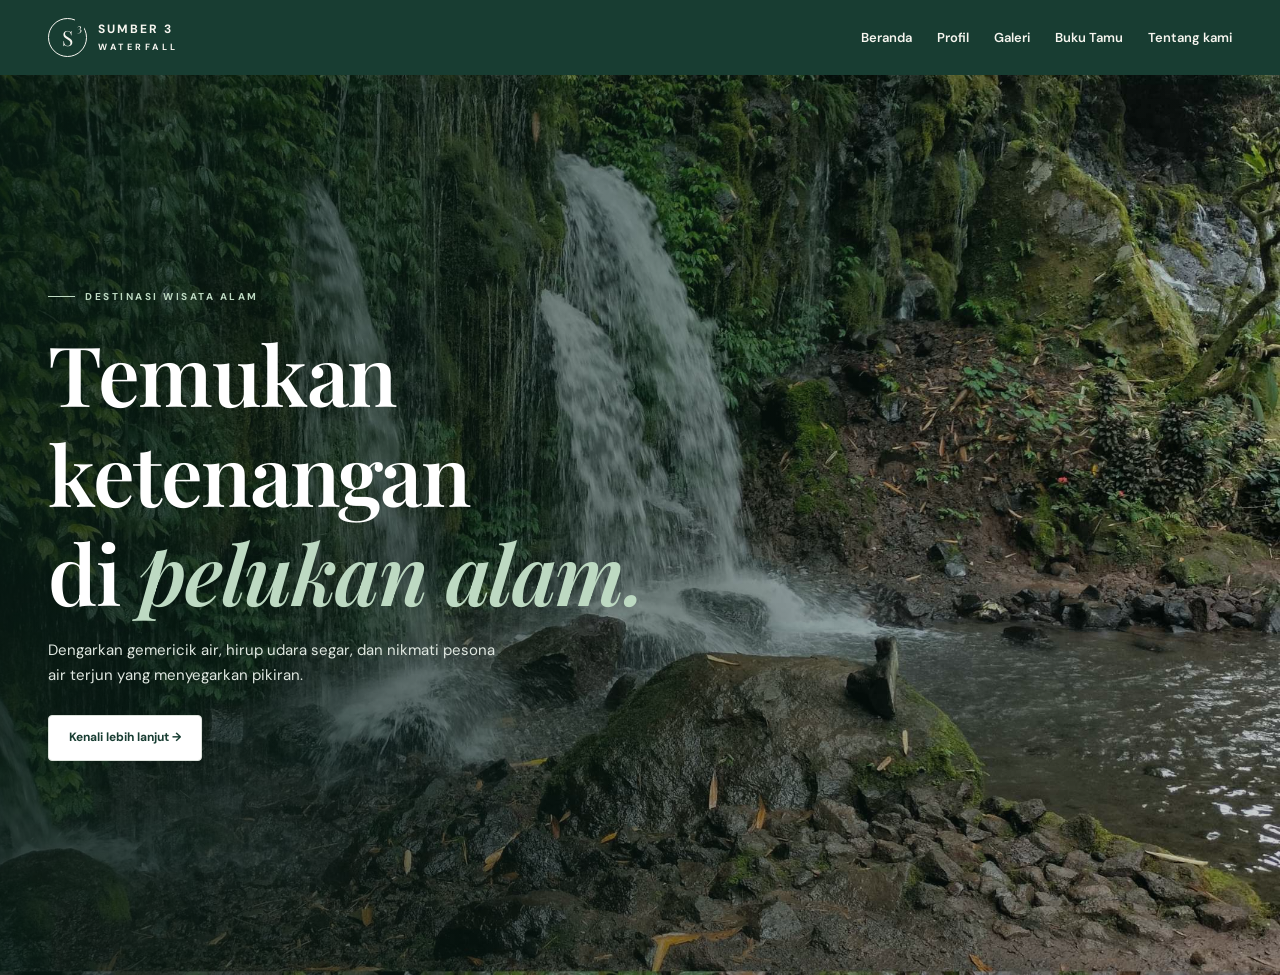
<file: index.html>
<!DOCTYPE html>
<html lang="id">
<head>
    <meta charset="UTF-8">
    <meta name="viewport" content="width=device-width, initial-scale=1.0">
    <title>Hero</title>
    <link rel="stylesheet" href="style.css">
</head>
<body>

<header class="header">
    <a class="brand" href="#beranda"><span class="brand-mark">S<span>3</span></span><span class="brand-name">SUMBER 3<small>WATERFALL</small></span></a>
    <button class="hamburger" id="hamburger" aria-label="Buka menu">☰</button>
    <nav id="navMenu">
        <a href="welcome.html">Beranda</a>
        <a href="profile.html">Profil</a>
        <a href="gallery.html">Galeri</a>
        <a href="form.html">Buku Tamu</a>
        <a href="pembuat.html">Tentang kami</a>
    </nav>
</header>

<section class="hero" id="beranda">
      <div class="hero-shade"></div>
      <div class="hero-content">
        <p class="eyebrow"><span></span> DESTINASI WISATA ALAM</p>
        <h1>Temukan ketenangan<br>di <em>pelukan alam.</em></h1>
        <p class="hero-copy">Dengarkan gemericik air, hirup udara segar, dan nikmati pesona air terjun yang menyegarkan pikiran.</p>

          <a class="btn btn-light"href=welcome.html>Kenali lebih lanjut →</a>
        </div>
      </div>
    </section>
    </div>
</section>

<script src="script.js"></script>
</body>
</html>
</file>
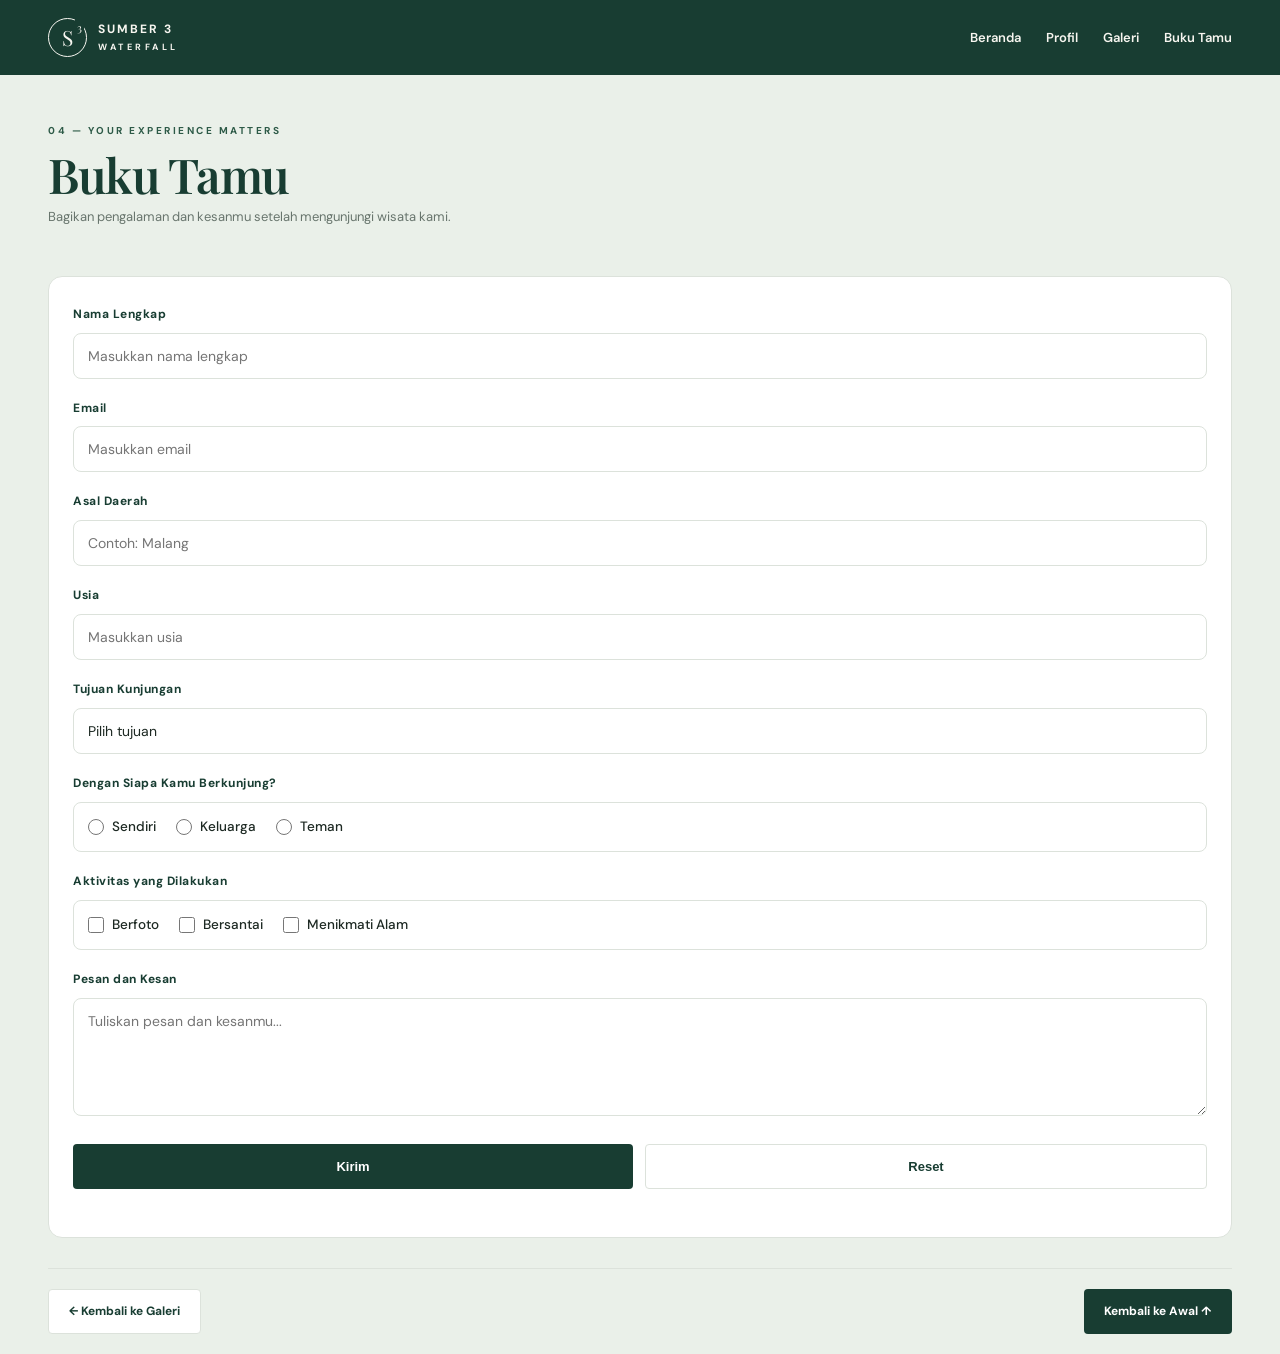
<file: form (1).html>
<!DOCTYPE html>
<html lang="id">
<head>
    <meta charset="UTF-8">
    <meta name="viewport" content="width=device-width, initial-scale=1.0">
    <title>Buku Tamu</title>
    <link rel="stylesheet" href="style.css">
</head>
<body>

<header class="header">
<a class="brand" href="#beranda"><span class="brand-mark">S<span>3</span></span><span class="brand-name">SUMBER 3<small>WATERFALL</small></span></a>
<button class="hamburger" id="hamburger" aria-label="Buka menu">☰</button>
    <nav id="navMenu">
        <a href="welcome.html">Beranda</a>
        <a href="profile.html">Profil</a>
        <a href="gallery.html">Galeri</a>
        <a href="form.html">Buku Tamu</a>
    </nav>
</header>

<section class="page-heading">
    <div class="page-heading-inner">
        <p class="eyebrow">04 — YOUR EXPERIENCE MATTERS</p>
        <h1>Buku Tamu</h1>
        <p class="page-sub">Bagikan pengalaman dan kesanmu setelah mengunjungi wisata kami.</p>
    </div>
</section>

<section class="guestbook-section">
    <form id="guestbookForm" class="guestbook">

        <label>Nama Lengkap</label>
        <input type="text" name="nama" placeholder="Masukkan nama lengkap" required>

        <label>Email</label>
        <input type="email" name="email" placeholder="Masukkan email" required>

        <label>Asal Daerah</label>
        <input type="text" name="asal" placeholder="Contoh: Malang">

        <label>Usia</label>
        <input type="number" name="usia" min="1" placeholder="Masukkan usia">

        <label>Tujuan Kunjungan</label>
        <select name="tujuan" required>
            <option value="">Pilih tujuan</option>
            <option>Berlibur</option>
            <option>Berfoto</option>
            <option>Bersama Keluarga</option>
            <option>Lainnya</option>
        </select>

        <label>Dengan Siapa Kamu Berkunjung?</label>
        <div class="choice">
            <label><input type="radio" name="teman" value="Sendiri" required> Sendiri</label>
            <label><input type="radio" name="teman" value="Keluarga"> Keluarga</label>
            <label><input type="radio" name="teman" value="Teman"> Teman</label>
        </div>

        <label>Aktivitas yang Dilakukan</label>
        <div class="choice">
            <label><input type="checkbox" name="aktivitas" value="Berfoto"> Berfoto</label>
            <label><input type="checkbox" name="aktivitas" value="Bersantai"> Bersantai</label>
            <label><input type="checkbox" name="aktivitas" value="Menikmati Alam"> Menikmati Alam</label>
        </div>

        <label>Pesan dan Kesan</label>
        <textarea name="pesan" rows="5" placeholder="Tuliskan pesan dan kesanmu..." required></textarea>

        <div class="form-buttons">
            <button type="submit" class="btn">Kirim</button>
            <button type="reset" class="btn btn-light">Reset</button>
        </div>

        <p id="formMessage"></p>
    </form>
    <div class="next-section">
    <a href="gallery.html" class="btn btn-light">← Kembali ke Galeri</a>
    <a href="index.html" class="btn">Kembali ke Awal ↑</a>
</div>
</section>

<script src="script.js"></script>
</body>
</html>
</file>
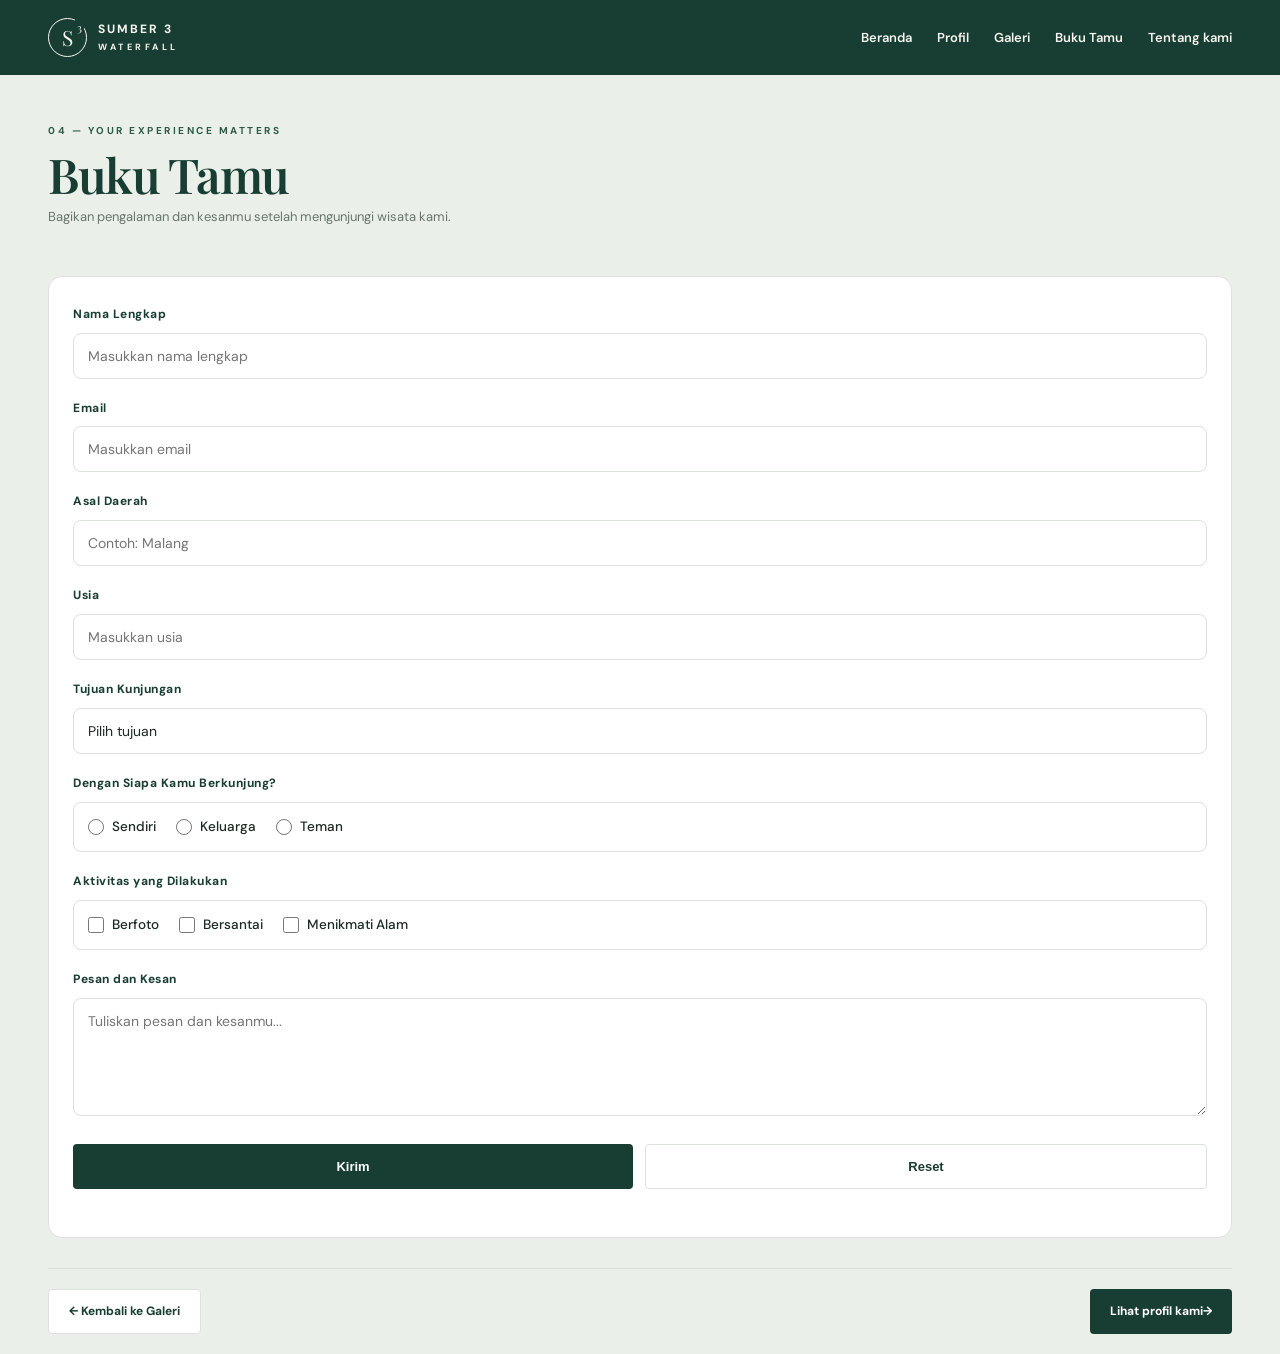
<file: form.html>
<!DOCTYPE html>
<html lang="id">
<head>
    <meta charset="UTF-8">
    <meta name="viewport" content="width=device-width, initial-scale=1.0">
    <title>Buku Tamu</title>
    <link rel="stylesheet" href="style.css">
</head>
<body>

<header class="header">
<a class="brand" href="#beranda"><span class="brand-mark">S<span>3</span></span><span class="brand-name">SUMBER 3<small>WATERFALL</small></span></a>
<button class="hamburger" id="hamburger" aria-label="Buka menu">☰</button>
    <nav id="navMenu">
        <a href="welcome.html">Beranda</a>
        <a href="profile.html">Profil</a>
        <a href="gallery.html">Galeri</a>
        <a href="form.html">Buku Tamu</a>
        <a href="pembuat.html">Tentang kami</a>
    </nav>
</header>

<section class="page-heading">
    <div class="page-heading-inner">
        <p class="eyebrow">04 — YOUR EXPERIENCE MATTERS</p>
        <h1>Buku Tamu</h1>
        <p class="page-sub">Bagikan pengalaman dan kesanmu setelah mengunjungi wisata kami.</p>
    </div>
</section>

<section class="guestbook-section">
    <form id="guestbookForm" class="guestbook">
        <label>Nama Lengkap</label>
        <input type="text" name="nama" placeholder="Masukkan nama lengkap" required>

        <label>Email</label>
        <input type="email" name="email" placeholder="Masukkan email" required>

        <label>Asal Daerah</label>
        <input type="text" name="asal" placeholder="Contoh: Malang">

        <label>Usia</label>
        <input type="number" name="usia" min="1" placeholder="Masukkan usia">

        <label>Tujuan Kunjungan</label>
        <select name="tujuan" required>
            <option value="">Pilih tujuan</option>
            <option>Berlibur</option>
            <option>Berfoto</option>
            <option>Bersama Keluarga</option>
            <option>Lainnya</option>
        </select>

        <label>Dengan Siapa Kamu Berkunjung?</label>
        <div class="choice">
            <label><input type="radio" name="teman" value="Sendiri" required> Sendiri</label>
            <label><input type="radio" name="teman" value="Keluarga"> Keluarga</label>
            <label><input type="radio" name="teman" value="Teman"> Teman</label>
        </div>

        <label>Aktivitas yang Dilakukan</label>
        <div class="choice">
            <label><input type="checkbox" name="aktivitas" value="Berfoto"> Berfoto</label>
            <label><input type="checkbox" name="aktivitas" value="Bersantai"> Bersantai</label>
            <label><input type="checkbox" name="aktivitas" value="Menikmati Alam"> Menikmati Alam</label>
        </div>

        <label>Pesan dan Kesan</label>
        <textarea name="pesan" rows="5" placeholder="Tuliskan pesan dan kesanmu..." required></textarea>

        <div class="form-buttons">
            <button type="submit" class="btn">Kirim</button>
            <button type="button" id="resetBtn" class="btn btn-light">Reset</button>
        </div>

        <p id="formMessage"></p>
    </form>
    <div class="next-section">
    <a href="gallery.html" class="btn btn-light">← Kembali ke Galeri</a>
    <a href="pembuat.html" class="btn">Lihat profil kami→</a>
</div>
</section>

<script src="script.js?v=3"></script>
</body>
    </html>
</file>
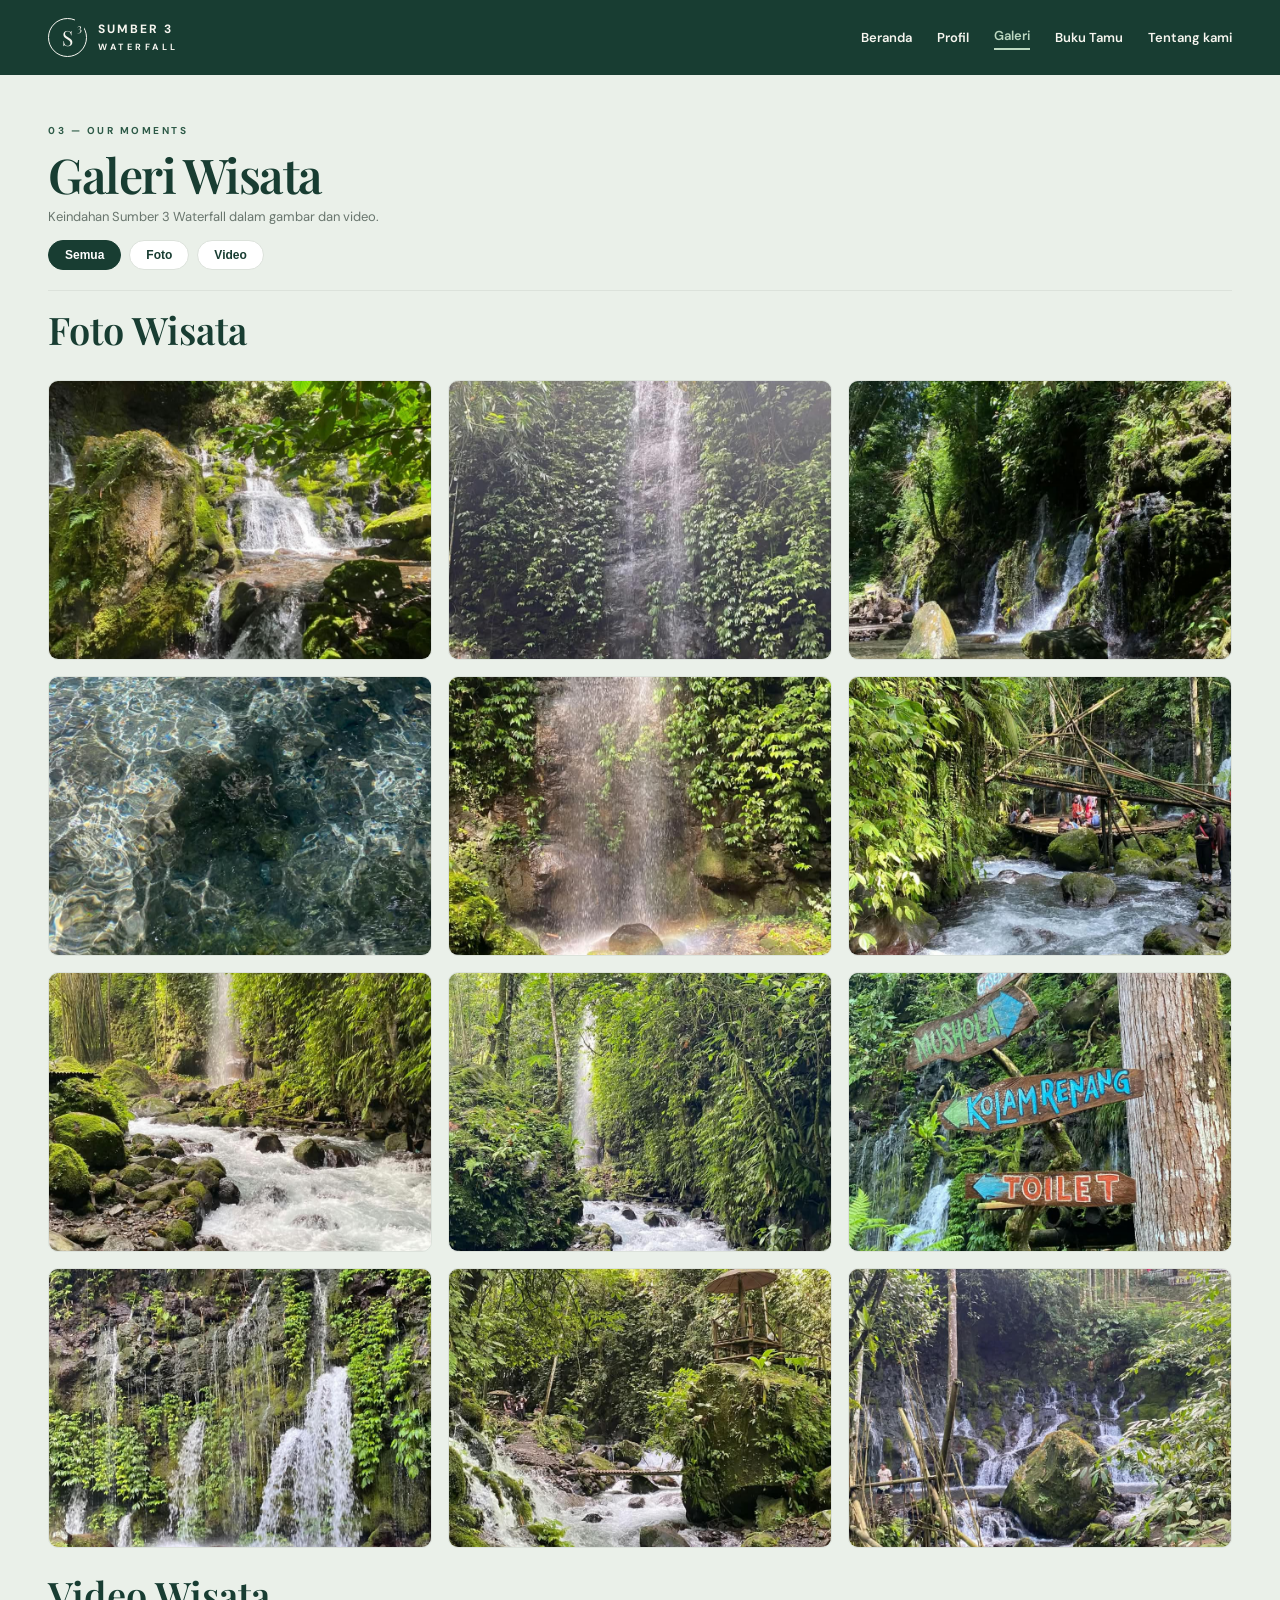
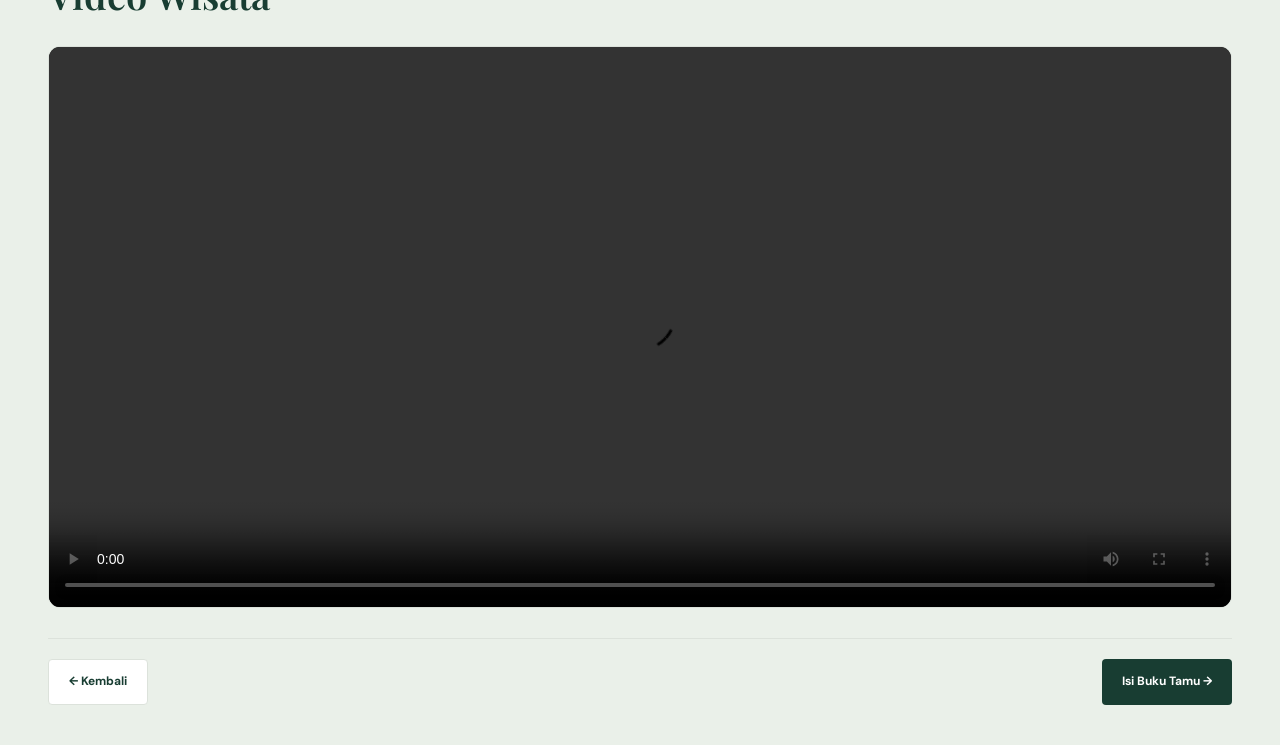
<file: gallery.html>
<!DOCTYPE html>
<html lang="id">
<head>
    <meta charset="UTF-8">
    <meta name="viewport" content="width=device-width, initial-scale=1.0">
    <title>Galeri Sumber 3 Waterfall</title>
    <link rel="stylesheet" href="style.css">
</head>
<body>

<header class="header">
    <a class="brand" href="index.html"><span class="brand-mark">S<span>3</span></span><span class="brand-name">SUMBER 3<small>WATERFALL</small></span></a>
    <button class="hamburger" id="hamburger" aria-label="Buka menu">☰</button>
    <nav id="navMenu">
        <a href="welcome.html">Beranda</a>
        <a href="profile.html">Profil</a>
        <a href="gallery.html" class="active">Galeri</a>
        <a href="form.html">Buku Tamu</a>
        <a href="pembuat.html">Tentang kami</a>
    </nav>
</header>

<section class="page-heading">
    <div class="page-heading-inner">
        <p class="eyebrow">03 — OUR MOMENTS</p>
        <h1>Galeri Wisata</h1>
        <p class="page-sub">Keindahan Sumber 3 Waterfall dalam gambar dan video.</p>

        <div class="gallery-nav">
            <button class="gallery-tab active" data-filter="all">Semua</button>
            <button class="gallery-tab" data-filter="foto">Foto</button>
            <button class="gallery-tab" data-filter="video">Video</button>
        </div>
    </div>
</section>

<!-- FOTO -->
<section class="content-section" id="foto-section">
    <h2>Foto Wisata</h2>
    <div class="gallery-grid">
        <img src="img/foto1.jpg" alt="Foto wisata 1">
        <img src="img/foto2.jpg" alt="Foto wisata 2">
        <img src="img/foto3.jpg" alt="Foto wisata 3">
        <img src="img/foto4.jpg" alt="Foto wisata 4">
        <img src="img/foto5.jpg" alt="Foto wisata 5">
        <img src="img/foto6.jpg" alt="Foto wisata 6">
        <img src="img/foto7.jpg" alt="Foto wisata 7">
        <img src="img/foto8.jpg" alt="Foto wisata 8">
        <img src="img/foto9.jpg" alt="Foto wisata 9">
        <img src="img/foto10.jpg" alt="Foto wisata 10">
        <img src="img/foto11.jpg" alt="Foto wisata 11">
        <img src="img/foto12.jpg" alt="Foto wisata 12">
    </div>
</section>

<!-- VIDEO -->
<section class="content-section" id="video-section">
    <h2>Video Wisata</h2>
    <div class="video-container">
        <video controls>
            <source src="img/video-wisata.mp4" type="video/mp4">
            Browser tidak mendukung video.
        </video>
    </div>

    <div class="next-section">
        <a href="profile.html" class="btn btn-light">← Kembali</a>
        <a href="form.html" class="btn">Isi Buku Tamu →</a>
    </div>
</section>

<script src="script.js"></script>
</body>
</html>
</file>
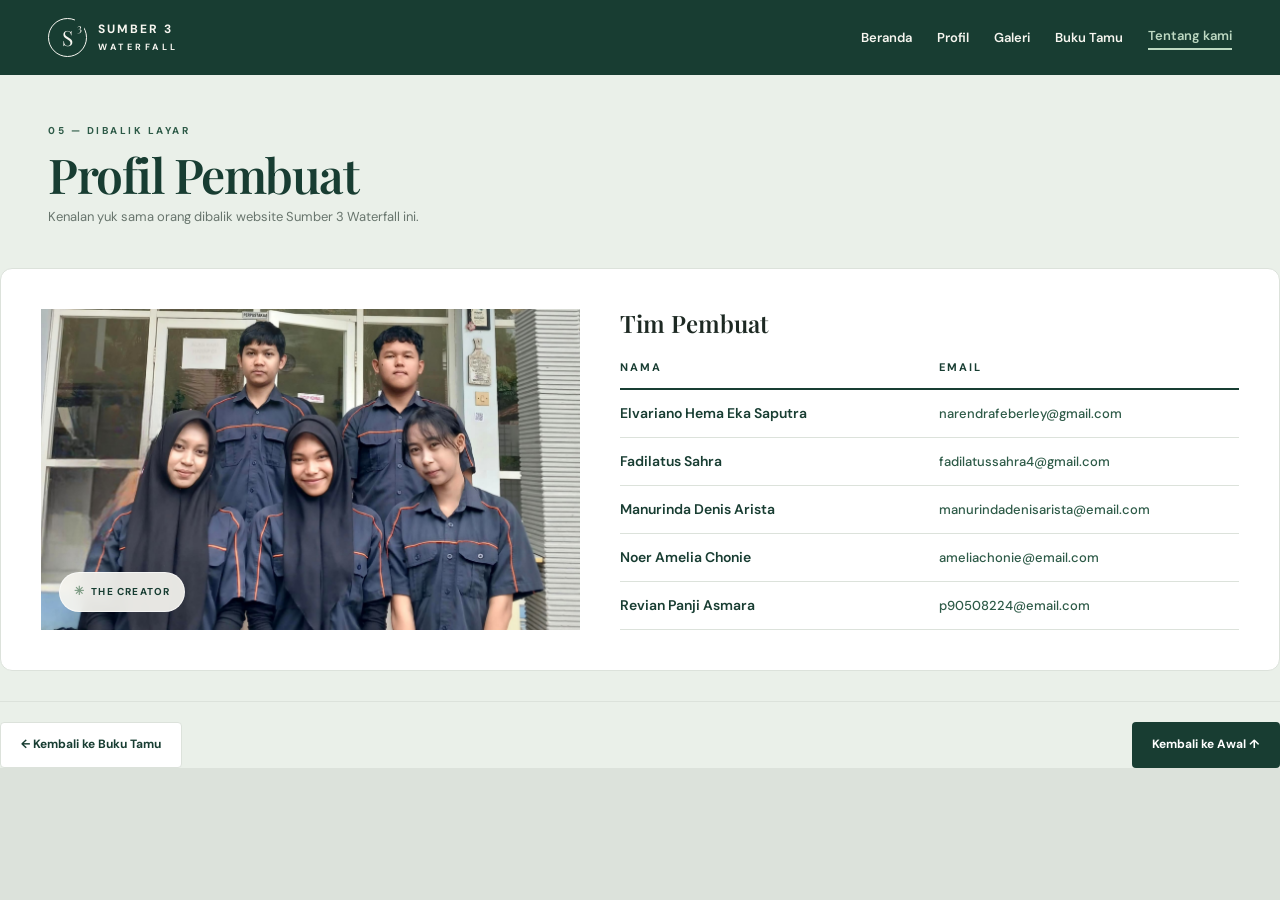
<file: pembuat.html>
<!DOCTYPE html>
<html lang="id">
<head>
    <meta charset="UTF-8">
    <meta name="viewport" content="width=device-width, initial-scale=1.0">
    <title>Profil Pembuat - Sumber 3 Waterfall</title>
    <link rel="stylesheet" href="style.css">
</head>
<body>

<header class="header">
    <a class="brand" href="index.html"><span class="brand-mark">S<span>3</span></span><span class="brand-name">SUMBER 3<small>WATERFALL</small></span></a>
    <button class="hamburger" id="hamburger" aria-label="Buka menu">☰</button>
    <nav id="navMenu">
        <a href="welcome.html">Beranda</a>
        <a href="profile.html">Profil</a>
        <a href="gallery.html">Galeri</a>
        <a href="form.html">Buku Tamu</a>
        <a href="pembuat.html" class="active">Tentang kami</a>
    </nav>
</header>

<section class="page-heading">
    <div class="page-heading-inner">
        <p class="eyebrow">05 — DIBALIK LAYAR</p>
        <h1>Profil Pembuat</h1>
        <p class="page-sub">Kenalan yuk sama orang dibalik website Sumber 3 Waterfall ini.</p>
    </div>

    <div class="creator-page-wrap">
        <div class="creator-hero">
            <div class="creator-hero-photo">
                <img src="img/pembuat.jpg" alt="Foto Pembuat Website">
                <div class="photo-label"><span>✳</span> The Creator</div>
            </div>
                    
            <div class="creator-hero-info">
                <h2>Tim Pembuat</h2>
       
            <div class="creator-list">
    <div class="creator-head">
        <span>Nama</span>
        <span>Email</span>
    </div>
    <div class="creator-item">
        <span class="creator-name">Elvariano Hema Eka Saputra</span>
        <a class="creator-email" href="narendrafeberley@gmail.com">narendrafeberley@gmail.com</a>
    </div>
    <div class="creator-item">
        <span class="creator-name">Fadilatus Sahra</span>
        <a class="creator-email" href="mailto:fadilatussahra4@gmail.com">fadilatussahra4@gmail.com</a>
    </div>
    <div class="creator-item">
        <span class="creator-name">Manurinda Denis Arista</span>
        <a class="creator-email" href="mailto:manurindadenisarista@email.com">manurindadenisarista@email.com</a>
    </div>
    <div class="creator-item">
        <span class="creator-name">Noer Amelia Chonie</span>
        <a class="creator-email" href="mailto:ameliachonie@email.com">ameliachonie@email.com</a>
    </div>
    <div class="creator-item">
        <span class="creator-name">Revian Panji Asmara</span>
        <a class="creator-email" href="mailto:p90508224@email.com">p90508224@email.com</a>
    </div>
</div>
            </div>
            </div>

        <div class="next-section">
            <a href="form.html" class="btn btn-light">← Kembali ke Buku Tamu</a>
            <a href="index.html" class="btn">Kembali ke Awal ↑</a>
        </div>
    </div>
</section>

<script src="script.js"></script>
</body>
                                                      </html>
</file>
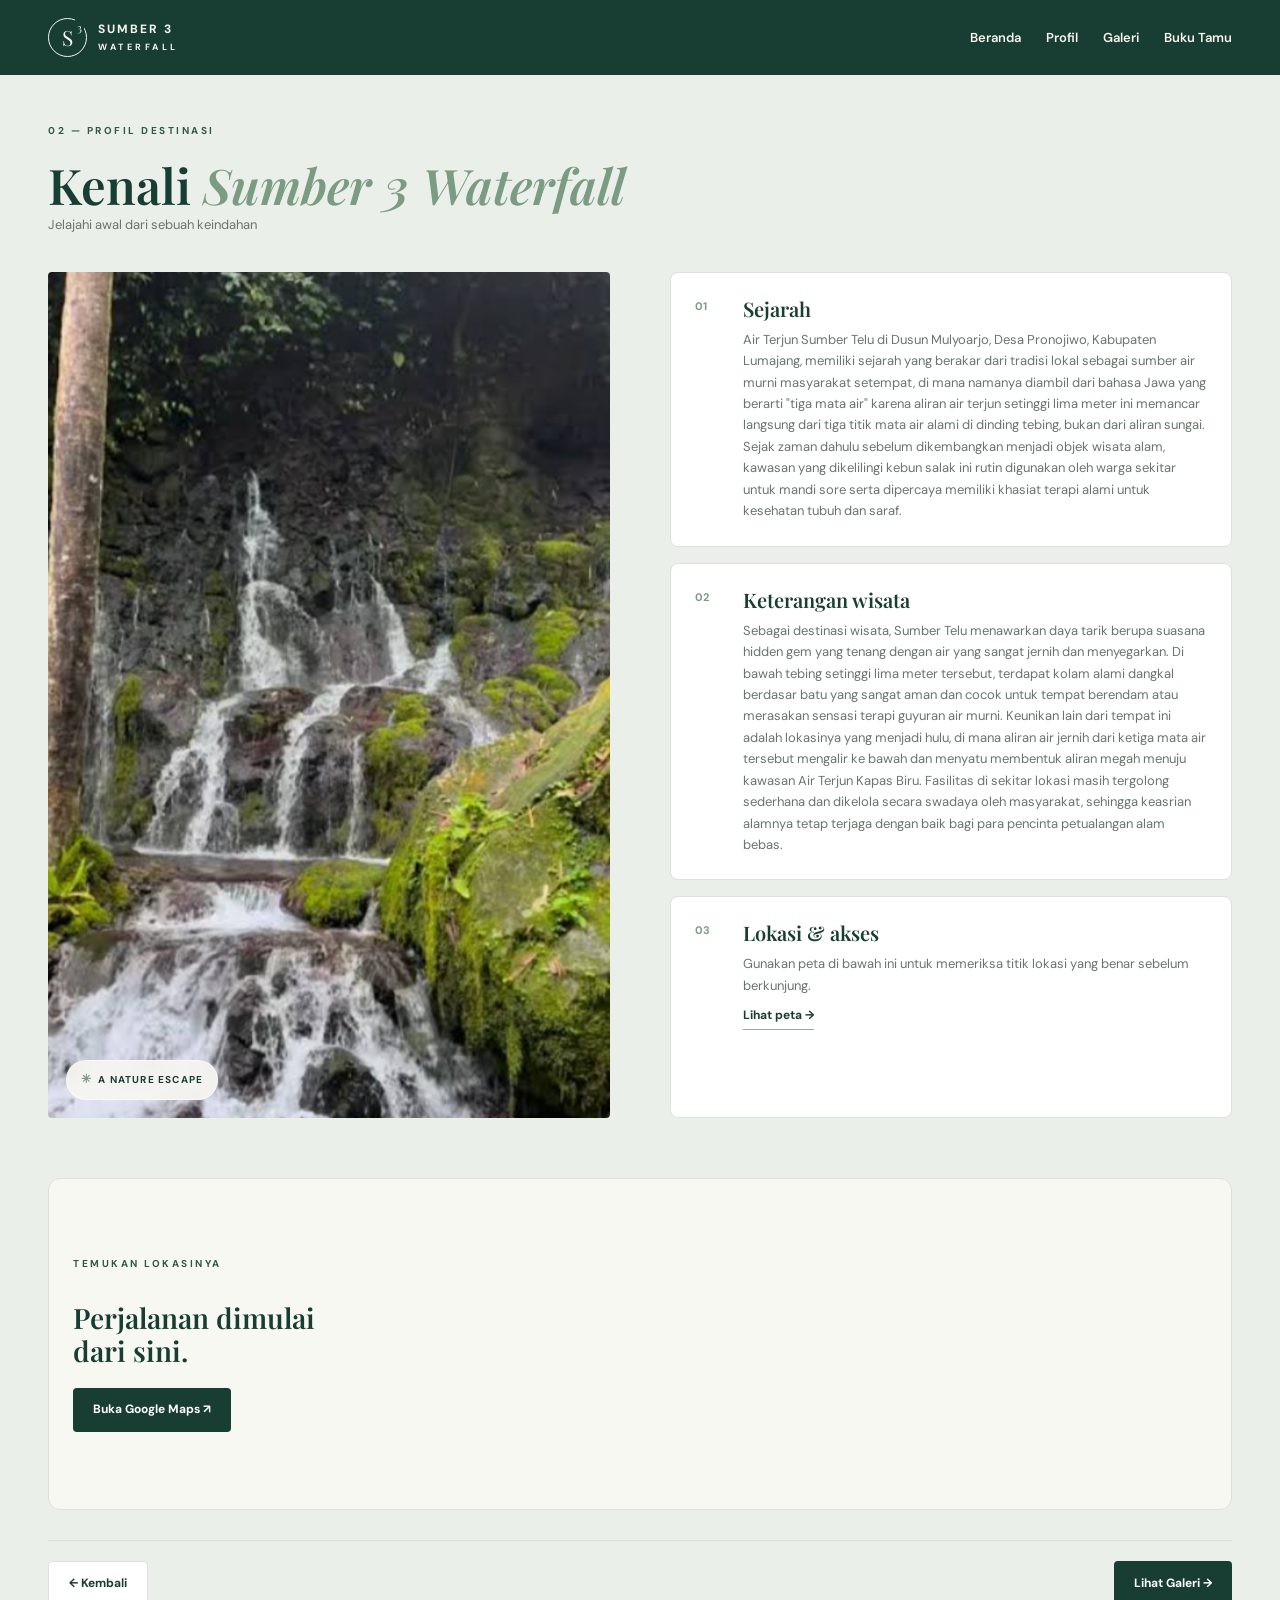
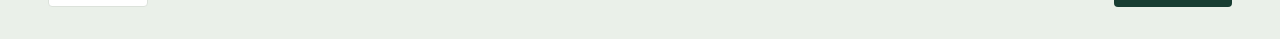
<file: profile (1).html>
<!DOCTYPE html>
<html lang="id">
<head>
    <meta charset="UTF-8">
    <meta name="viewport" content="width=device-width, initial-scale=1.0">
    <title>Profil Sumber 3 Waterfall</title>
    <link rel="stylesheet" href="style.css">
</head>
<body>

<header class="header">
    <a class="brand" href="#beranda"><span class="brand-mark">S<span>3</span></span><span class="brand-name">SUMBER 3<small>WATERFALL</small></span></a>
    <button class="hamburger" id="hamburger" aria-label="Buka menu">☰</button>
    <nav id="navMenu">
        <a href="welcome.html">Beranda</a>
        <a href="profile.html">Profil</a>
        <a href="gallery.html">Galeri</a>
        <a href="form.html">Buku Tamu</a>
    </nav>
</header>


<section class="profile-section" id="profile">
      <div class="section-wrap">
        <div class="section-kicker">02 — PROFIL DESTINASI</div>
        <div class="section-heading"><h2>Kenali <em>Sumber 3 Waterfall</em></h2>
        <p class="page-sub">Jelajahi awal dari sebuah keindahan</p>
        </div>
        <div class="profile-grid">
          <div class="profile-photo">
            <img src="img/pemandangan.jpg" alt="Pemandangan air terjun" loading="lazy">
            <div class="photo-label"><span>✳</span> A nature escape</div>
          </div>
          <div class="profile-details">
            <article class="info-card"><span class="info-number">01</span><div><h3>Sejarah</h3><p>Air Terjun Sumber Telu di Dusun Mulyoarjo, Desa Pronojiwo, Kabupaten Lumajang, memiliki sejarah yang berakar dari tradisi lokal sebagai sumber air murni masyarakat setempat, di mana namanya diambil dari bahasa Jawa yang berarti "tiga mata air" karena aliran air terjun setinggi lima meter ini memancar langsung dari tiga titik mata air alami di dinding tebing, bukan dari aliran sungai. Sejak zaman dahulu sebelum dikembangkan menjadi objek wisata alam, kawasan yang dikelilingi kebun salak ini rutin digunakan oleh warga sekitar untuk mandi sore serta dipercaya memiliki khasiat terapi alami untuk kesehatan tubuh dan saraf.</p></div></article>
            <article class="info-card"><span class="info-number">02</span><div><h3>Keterangan wisata</h3><p>Sebagai destinasi wisata, Sumber Telu menawarkan daya tarik berupa suasana hidden gem yang tenang dengan air yang sangat jernih dan menyegarkan. Di bawah tebing setinggi lima meter tersebut, terdapat kolam alami dangkal berdasar batu yang sangat aman dan cocok untuk tempat berendam atau merasakan sensasi terapi guyuran air murni. Keunikan lain dari tempat ini adalah lokasinya yang menjadi hulu, di mana aliran air jernih dari ketiga mata air tersebut mengalir ke bawah dan menyatu membentuk aliran megah menuju kawasan Air Terjun Kapas Biru. Fasilitas di sekitar lokasi masih tergolong sederhana dan dikelola secara swadaya oleh masyarakat, sehingga keasrian alamnya tetap terjaga dengan baik bagi para pencinta petualangan alam bebas.</p></div></article>
            <article class="info-card"><span class="info-number">03</span><div><h3>Lokasi & akses</h3><p>Gunakan peta di bawah ini untuk memeriksa titik lokasi yang benar sebelum berkunjung.</p><a class="under-link" href="#peta">Lihat peta <span>→</span></a></div></article>
          </div>
        </div>

        <div class="map-block" id="peta">
          <div class="map-copy">
            <div class="section-kicker">TEMUKAN LOKASINYA</div>
            <h3>Perjalanan dimulai<br>dari sini.</h3>
            <a class="btn btn-dark" href="https://www.google.com/maps/search/?api=1&amp;query=Sumber+Telu+Waterfall+Pronojiwo+Lumajang" target="_blank" rel="noopener noreferrer">Buka Google Maps ↗</a>
          </div>
          <div class="map-frame">
            <iframe src="https://maps.google.com/maps?q=Sumber%20Telu%20Waterfall%20Pronojiwo%20Lumajang&amp;t=&amp;z=14&amp;ie=UTF8&amp;iwloc=&amp;output=embed" title="Peta lokasi Sumber Telu" loading="lazy" allowfullscreen></iframe>
          </div>
        </div>
        <div class="next-section">
        <a href="welcome.html" class="btn btn-light">← Kembali</a>
        <a href="gallery.html" class="btn">Lihat Galeri →</a>
        </div>
      </div>
  
  </section> 

<script src="script.js"></script>
</body>
</html>
</file>
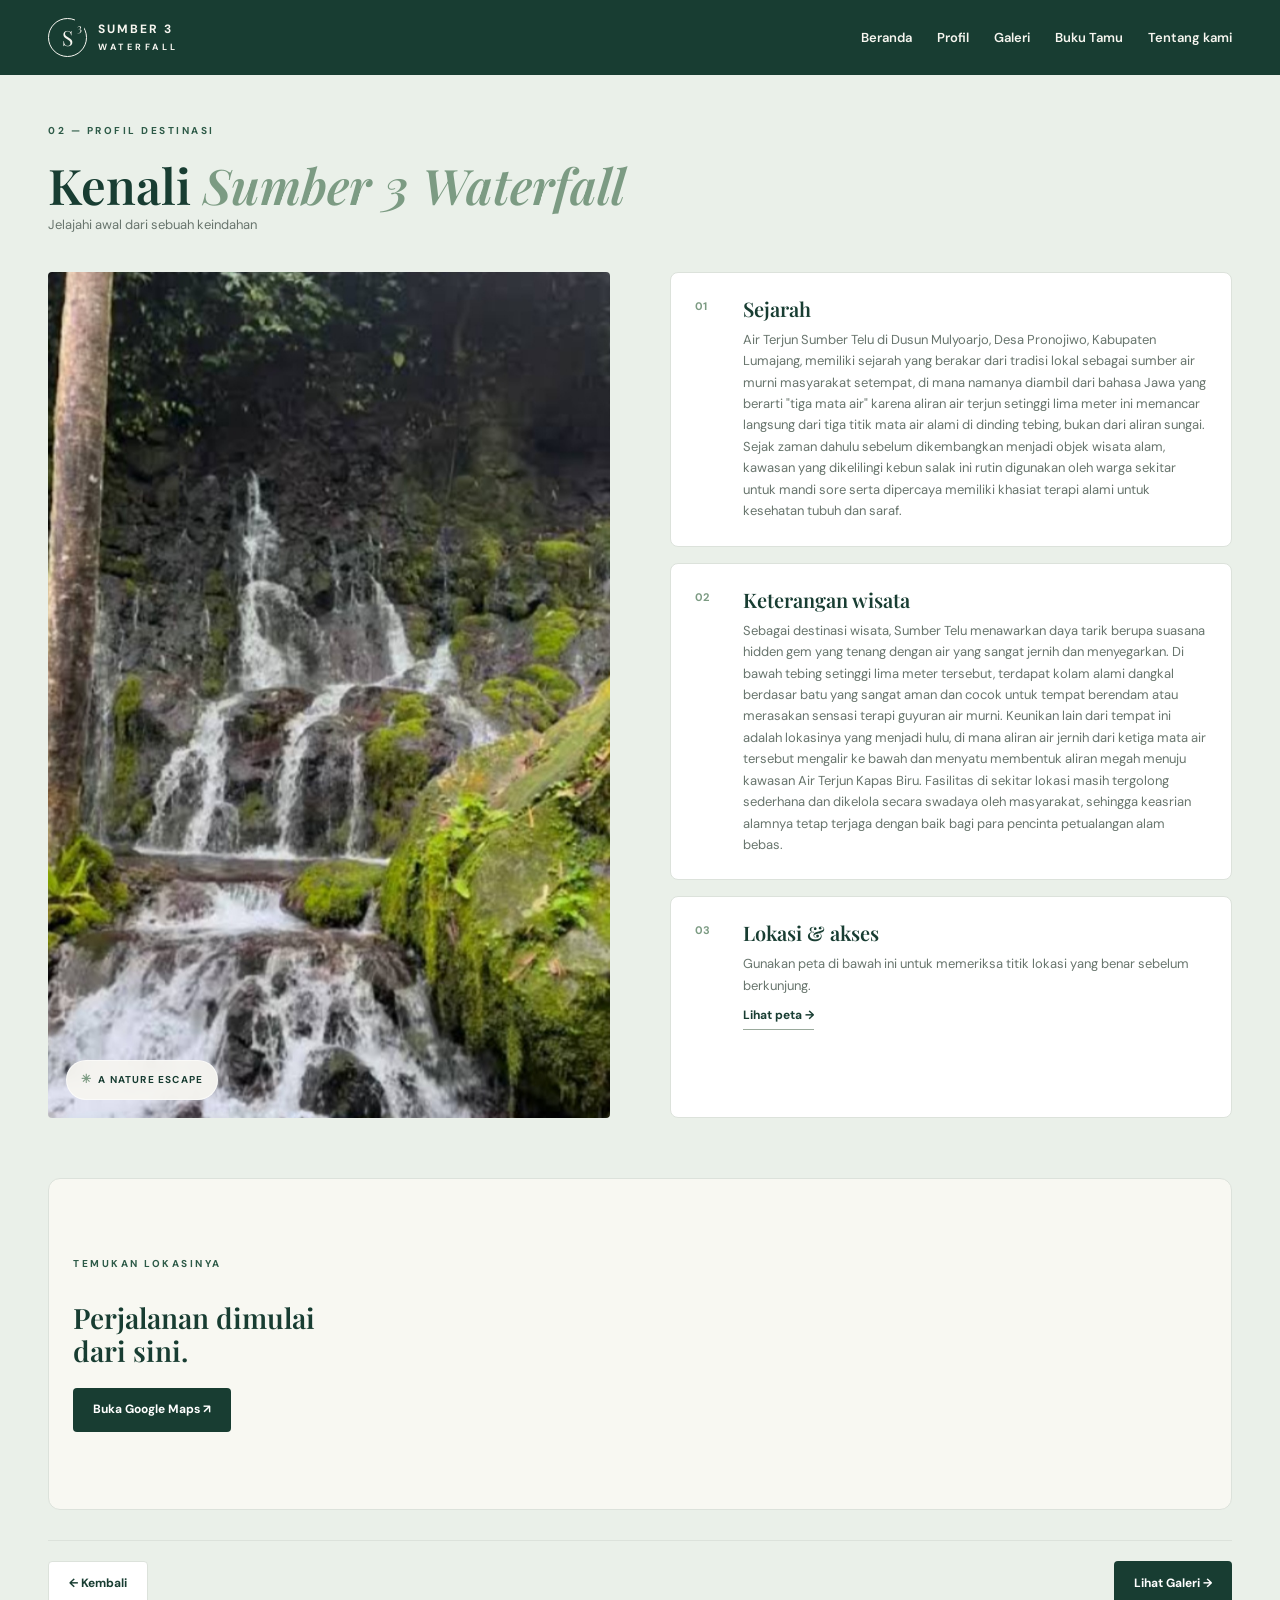
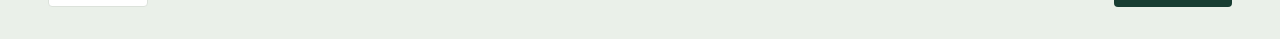
<file: profile.html>
<!DOCTYPE html>
<html lang="id">
<head>
    <meta charset="UTF-8">
    <meta name="viewport" content="width=device-width, initial-scale=1.0">
    <title>Profil Sumber 3 Waterfall</title>
    <link rel="stylesheet" href="style.css">
</head>
<body>

<header class="header">
    <a class="brand" href="#beranda"><span class="brand-mark">S<span>3</span></span><span class="brand-name">SUMBER 3<small>WATERFALL</small></span></a>
    <button class="hamburger" id="hamburger" aria-label="Buka menu">☰</button>
    <nav id="navMenu">
        <a href="welcome.html">Beranda</a>
        <a href="profile.html">Profil</a>
        <a href="gallery.html">Galeri</a>
        <a href="form.html">Buku Tamu</a>
        <a href="pembuat.html">Tentang kami</a>
    </nav>
</header>


<section class="profile-section" id="profile">
      <div class="section-wrap">
        <div class="section-kicker">02 — PROFIL DESTINASI</div>
        <div class="section-heading"><h2>Kenali <em>Sumber 3 Waterfall</em></h2>
        <p class="page-sub">Jelajahi awal dari sebuah keindahan</p>
        </div>
        <div class="profile-grid">
          <div class="profile-photo">
            <img src="img/pemandangan.jpg" alt="Pemandangan air terjun" loading="lazy">
            <div class="photo-label"><span>✳</span> A nature escape</div>
          </div>
          <div class="profile-details">
            <article class="info-card"><span class="info-number">01</span><div><h3>Sejarah</h3><p>Air Terjun Sumber Telu di Dusun Mulyoarjo, Desa Pronojiwo, Kabupaten Lumajang, memiliki sejarah yang berakar dari tradisi lokal sebagai sumber air murni masyarakat setempat, di mana namanya diambil dari bahasa Jawa yang berarti "tiga mata air" karena aliran air terjun setinggi lima meter ini memancar langsung dari tiga titik mata air alami di dinding tebing, bukan dari aliran sungai. Sejak zaman dahulu sebelum dikembangkan menjadi objek wisata alam, kawasan yang dikelilingi kebun salak ini rutin digunakan oleh warga sekitar untuk mandi sore serta dipercaya memiliki khasiat terapi alami untuk kesehatan tubuh dan saraf.</p></div></article>
            <article class="info-card"><span class="info-number">02</span><div><h3>Keterangan wisata</h3><p>Sebagai destinasi wisata, Sumber Telu menawarkan daya tarik berupa suasana hidden gem yang tenang dengan air yang sangat jernih dan menyegarkan. Di bawah tebing setinggi lima meter tersebut, terdapat kolam alami dangkal berdasar batu yang sangat aman dan cocok untuk tempat berendam atau merasakan sensasi terapi guyuran air murni. Keunikan lain dari tempat ini adalah lokasinya yang menjadi hulu, di mana aliran air jernih dari ketiga mata air tersebut mengalir ke bawah dan menyatu membentuk aliran megah menuju kawasan Air Terjun Kapas Biru. Fasilitas di sekitar lokasi masih tergolong sederhana dan dikelola secara swadaya oleh masyarakat, sehingga keasrian alamnya tetap terjaga dengan baik bagi para pencinta petualangan alam bebas.</p></div></article>
            <article class="info-card"><span class="info-number">03</span><div><h3>Lokasi & akses</h3><p>Gunakan peta di bawah ini untuk memeriksa titik lokasi yang benar sebelum berkunjung.</p><a class="under-link" href="#peta">Lihat peta <span>→</span></a></div></article>
          </div>
        </div>

        <div class="map-block" id="peta">
          <div class="map-copy">
            <div class="section-kicker">TEMUKAN LOKASINYA</div>
            <h3>Perjalanan dimulai<br>dari sini.</h3>
            <a class="btn btn-dark" href="https://www.google.com/maps/search/?api=1&amp;query=Sumber+Telu+Waterfall+Pronojiwo+Lumajang" target="_blank" rel="noopener noreferrer">Buka Google Maps ↗</a>
          </div>
          <div class="map-frame">
            <iframe src="https://maps.google.com/maps?q=Sumber%20Telu%20Waterfall%20Pronojiwo%20Lumajang&amp;t=&amp;z=14&amp;ie=UTF8&amp;iwloc=&amp;output=embed" title="Peta lokasi Sumber Telu" loading="lazy" allowfullscreen></iframe>
          </div>
        </div>
        <div class="next-section">
        <a href="welcome.html" class="btn btn-light">← Kembali</a>
        <a href="gallery.html" class="btn">Lihat Galeri →</a>
        </div>
      </div>
  
  </section> 

<script src="script.js"></script>
</body>
</html>
</file>
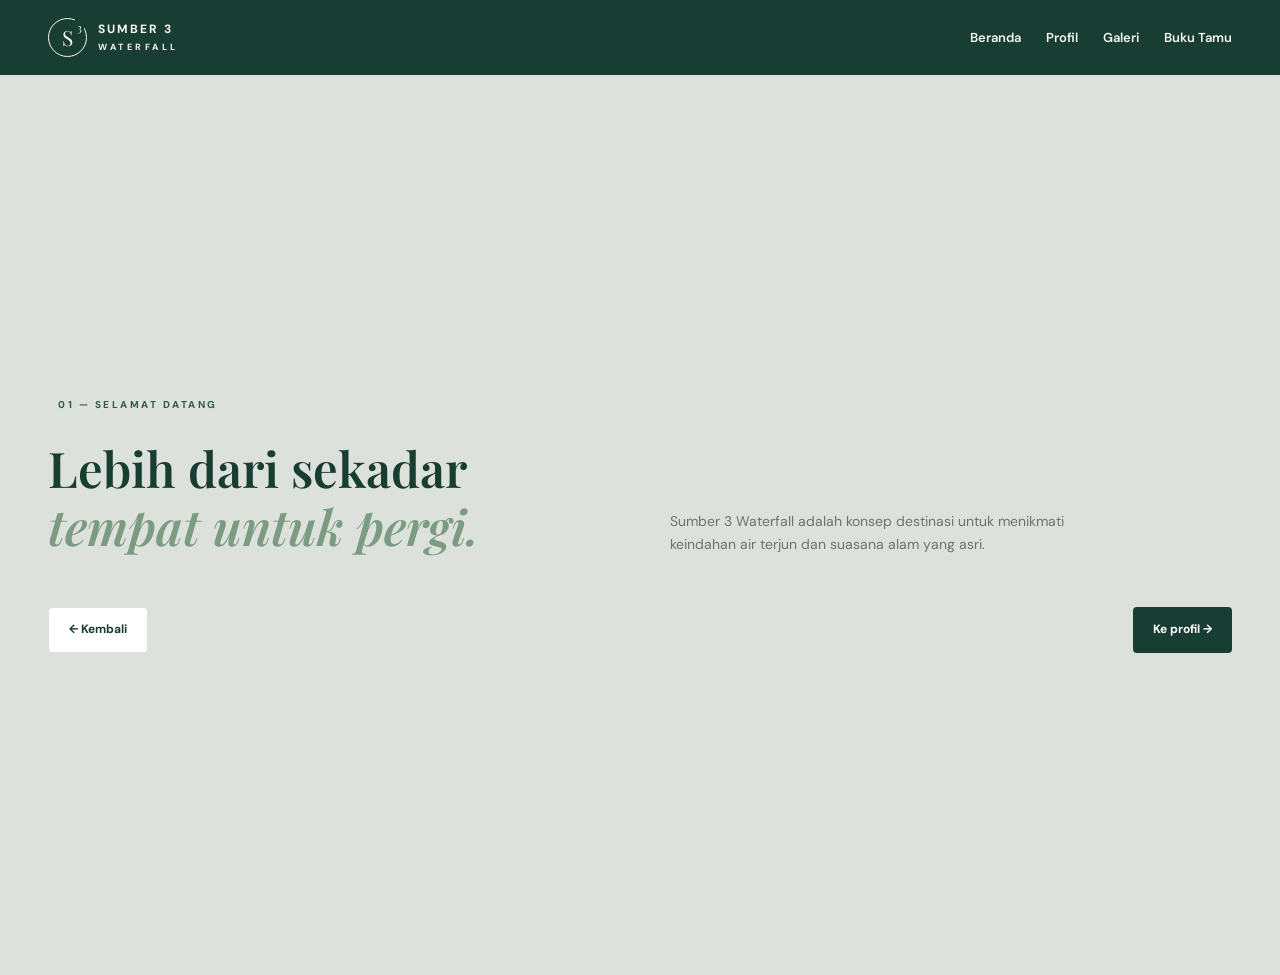
<file: welcome (1).html>
<!DOCTYPE html>
<html>
<head>
  <meta charset="UTF-8">
  <meta name="viewport" content="width=device-width, initial-scale=1">
  <title>Selamat Datang</title>
  <link rel="stylesheet" href="style.css">
</head>
<body>

  <header class="header">
    <a class="brand" href="index.html">
      <span class="brand-mark">S<span>3</span></span>
      <span class="brand-name">SUMBER 3<small>WATERFALL</small></span>
    </a>
    <button class="hamburger" id="hamburger" aria-label="Buka menu">☰</button>
    <nav id="navMenu">
      <a href="welcome.html">Beranda</a>
      <a href="profile.html">Profil</a>
      <a href="gallery.html">Galeri</a>
      <a href="form.html">Buku Tamu</a>
    </nav>
  </header>

  <section class="intro">
    <div class="section-wrap">

      <div class="section-kicker"><span></span> 01 — SELAMAT DATANG</div>

      <div class="intro-grid">
        <h2>Lebih dari sekadar<br><em>tempat untuk pergi.</em></h2>
        <div class="intro-text">
          <p>Sumber 3 Waterfall adalah konsep destinasi untuk menikmati keindahan air terjun dan suasana alam yang asri.</p>
        </div>
      </div>

      <div class="next-section">
        <a href="index.html" class="btn btn-light">← Kembali</a>
        <a href="profile.html" class="btn">Ke profil →</a>
      </div>

    </div>
  </section>
<script src="script.js"></script>
</body>
</html>
</file>
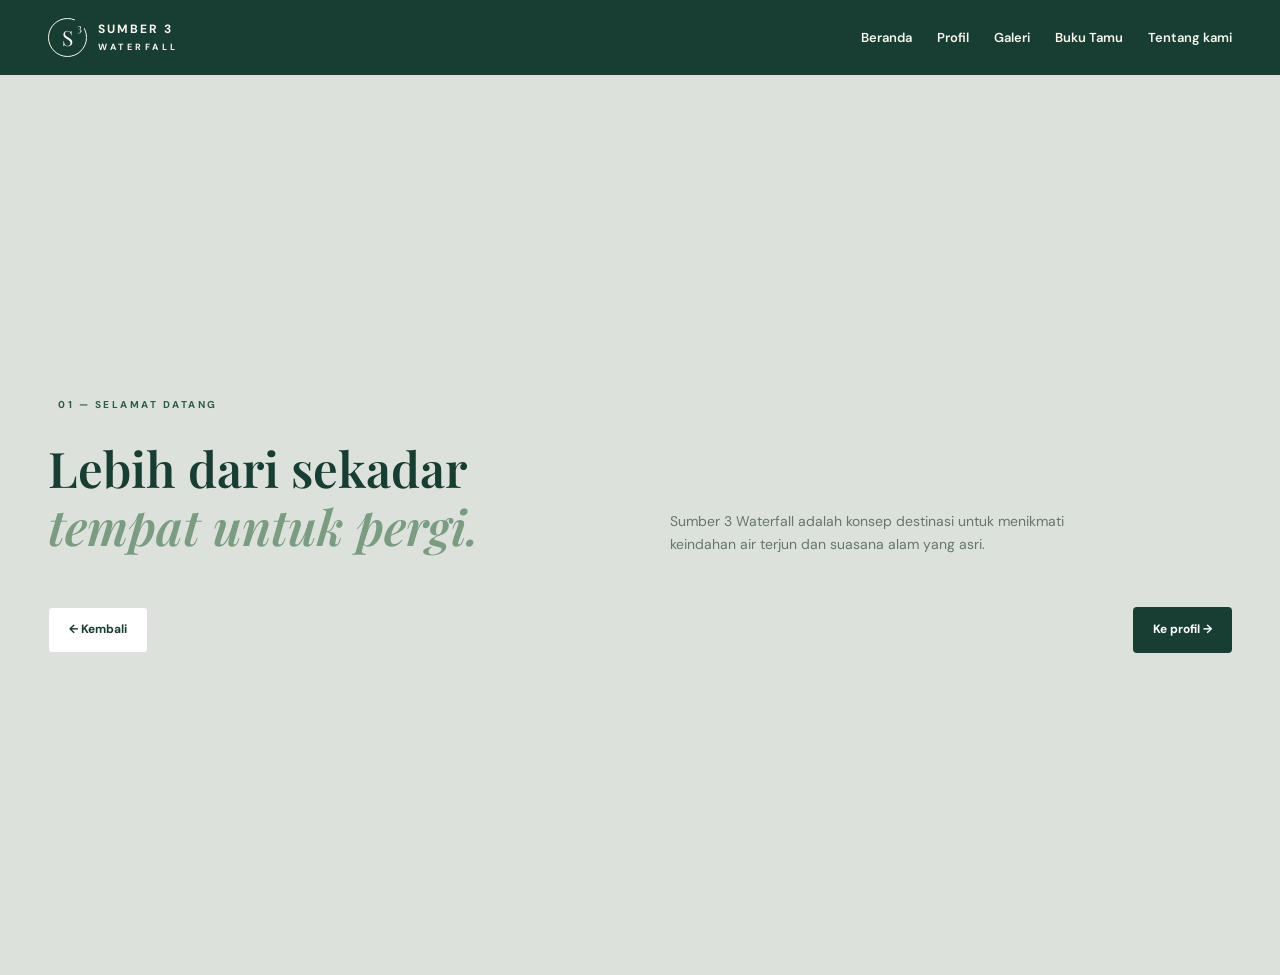
<file: welcome.html>
<!DOCTYPE html>
<html>
<head>
  <meta charset="UTF-8">
  <meta name="viewport" content="width=device-width, initial-scale=1">
  <title>Selamat Datang</title>
  <link rel="stylesheet" href="style.css">
</head>
<body>

  <header class="header">
    <a class="brand" href="index.html">
      <span class="brand-mark">S<span>3</span></span>
      <span class="brand-name">SUMBER 3<small>WATERFALL</small></span>
    </a>
    <button class="hamburger" id="hamburger" aria-label="Buka menu">☰</button>
    <nav id="navMenu">
      <a href="welcome.html">Beranda</a>
      <a href="profile.html">Profil</a>
      <a href="gallery.html">Galeri</a>
      <a href="form.html">Buku Tamu</a>
      <a href="pembuat.html">Tentang kami</a>
    </nav>
  </header>

  <section class="intro">
    <div class="section-wrap">

      <div class="section-kicker"><span></span> 01 — SELAMAT DATANG</div>

      <div class="intro-grid">
        <h2>Lebih dari sekadar<br><em>tempat untuk pergi.</em></h2>
        <div class="intro-text">
          <p>Sumber 3 Waterfall adalah konsep destinasi untuk menikmati keindahan air terjun dan suasana alam yang asri.</p>
        </div>
      </div>

      <div class="next-section">
        <a href="index.html" class="btn btn-light">← Kembali</a>
        <a href="profile.html" class="btn">Ke profil →</a>
      </div>

    </div>
  </section>
<script src="script.js"></script>
</body>
</html>
</file>
<file: style.css>
@import url('https://fonts.googleapis.com/css2?family=DM+Sans:wght@400;500;600;700&family=Playfair+Display:wght@600;700&display=swap');

:root {
  --forest: #183d32;
  --green: #2d5a47;
  --cream: #f7f6f0;
  --ink: #1d2923;
  --muted: #68756d;
  --line: #dce2db;
}

* {
  margin: 0;
  padding: 0;
  box-sizing: border-box;
}

body {
  font-family: "DM Sans", sans-serif;
  color: var(--ink);
  background: var(--line);
  line-height: 1.65;
}

a {
  text-decoration: none;
  color: inherit;
}

.header {
  width: 100%;
  min-height: 75px;
  padding: 15px 48px;
  display: flex;
  align-items: center;
  justify-content: space-between;
  background: var(--forest);
  position: sticky;
  top: 0;
  z-index: 100;
}

.brand {
  display: flex;
  align-items: center;
  gap: 11px;
  color: var(--cream);
}

.brand-mark {
  width: 39px;
  height: 39px;
  border: 1px solid var(--cream);
  border-radius: 50%;
  display: grid;
  place-items: center;
  font-family: "Playfair Display", serif;
  font-size: 21px;
  position: relative;
}

.brand-mark span {
  font-size: 11px;
  position: absolute;
  right: 2px;
  top: 0;
  background: var(--forest);
  padding: 0 2px;
}

.brand-name {
  font-size: 12px;
  font-weight: 700;
  letter-spacing: 2px;
}

.brand-name small {
  display: block;
  font-size: 9px;
  letter-spacing: 3.5px;
}

nav {
  display: flex;
  gap: 25px;
  align-items: center;
}

nav a {
  color: var(--cream);
  font-size: 13px;
  font-weight: 600;
}

nav a:hover {
  color: #bdd9c2;
}

nav a.active {
  color: #bdd9c2;
  border-bottom: 2px solid #bdd9c2;
  padding-bottom: 2px;
}

.section-wrap {
  width: 100%;
  padding: 0 48px;
  margin: auto;
}

.hamburger {
  display: none;
  background: none;
  border: 1px solid rgba(247, 246, 240, .5);
  color: var(--cream);
  font-size: 22px;
  width: 42px;
  height: 42px;
  border-radius: 8px;
  cursor: pointer;
}

.hero {
  min-height: 100dvh;
  height: 100dvh;
  max-height: none;
  background: linear-gradient(90deg, rgba(8, 27, 20, .82), rgba(10, 30, 23, .2)), url("img/hero.jpg") center/cover no-repeat;
  display: flex;
  align-items: center;
  padding: 0 48px;
  color: white;
}

.hero-content {
  max-width: 600px;
}

.eyebrow {
  font-size: 10px;
  font-weight: 700;
  letter-spacing: 2.5px;
  color: #bdd9c2;
  margin-bottom: 18px;
  display: flex;
  align-items: center;
  gap: 10px;
}

.eyebrow span {
  width: 27px;
  height: 1px;
  background: #bdd9c2;
  display: inline-block;
}

h1,
h2,
h3 {
  font-family: "Playfair Display", serif;
  font-weight: 600;
  line-height: 1.2;
}

h1 {
  font-size: clamp(46px, 6.7vw, 83px);
  letter-spacing: -1.5px;
  margin-bottom: 16px;
}

h1 em,
h2 em {
  color: #7c9b83;
  font-weight: 600;
}

.hero h1 em {
  color: #bdd9c2;
}

.hero-copy {
  color: #e0e8e1;
  font-size: 15px;
  margin-bottom: 28px;
  max-width: 460px;
}

.section-kicker {
  font-size: 10px;
  font-weight: 700;
  letter-spacing: 2.5px;
  color: var(--green);
  margin-bottom: 16px;
  margin-top: 0;
  display: flex;
  align-items: center;
  gap: 10px;
}

.intro {
  min-height: 100dvh;
  display: flex;
  align-items: center;
  padding: 0;
}

.intro .section-wrap {
  width: 100%;
  padding: 0 48px;
  margin: auto;
}

.intro-grid {
  display: grid;
  grid-template-columns: 1fr 1fr;
  gap: 60px;
  align-items: end;
  margin-top: 25px;
  width: 100%;
}

.section-heading {
  margin-bottom: 36px;
}

.section-heading h2 {
  font-size: clamp(38px, 4.5vw, 52px);
  color: var(--forest);
}

.intro h2,
.section-heading h2,
.guest-intro h2 {
  font-size: clamp(32px, 4vw, 49px);
  color: var(--forest);
}

.intro-text {
  max-width: 430px;
  color: var(--muted);
  font-size: 14px;
}

.profile-section .section-heading h2 em {
  color: #7c9b83;
}

.profile-section {
  padding: 48px 0 32px 0;
  background: #eaf0e9;
}

.profile-section .section-wrap {
  width: 100%;
  padding: 0 48px;
  margin: auto;
}

.profile-grid {
  display: grid;
  grid-template-columns: 1fr 1fr;
  gap: 60px;
  align-items: stretch;
}

.profile-photo {
  position: relative;
  height: 100%;
}

.profile-photo img {
  width: 100%;
  height: 100%;
  object-fit: cover;
  border-radius: 4px;
  display: block;
}

.profile-details {
  display: flex;
  flex-direction: column;
  height: 100%;
  gap: 16px;
}

.photo-label {
  position: absolute;
  left: 18px;
  bottom: 18px;
  background: rgba(247, 246, 240, 0.92);
  backdrop-filter: blur(6px);
  padding: 9px 14px;
  font-size: 10px;
  font-weight: 700;
  letter-spacing: 1.2px;
  text-transform: uppercase;
  color: var(--forest);
  border-radius: 20px;
  display: flex;
  align-items: center;
  gap: 6px;
  border: 1px solid rgba(255, 255, 255, 0.6);
}

.photo-label span {
  font-size: 12px;
  color: #7c9b83;
}

.info-card {
  background: white;
  padding: 24px;
  border-radius: 8px;
  border: 1px solid var(--line);
  display: grid;
  grid-template-columns: 32px 1fr;
  gap: 16px;
  margin-bottom: 0;
  flex: 1;
}

.info-number {
  font-size: 11px;
  font-weight: 700;
  color: #7c9b83;
}

.info-card h3 {
  color: var(--forest);
  margin-bottom: 8px;
  font-size: 20px;
}

.info-card p {
  font-size: 13px;
  color: var(--muted);
}

.under-link {
  display: inline-block;
  margin-top: 10px;
  font-size: 12px;
  font-weight: 700;
  color: var(--forest);
  border-bottom: 1px solid #9aaa9c;
  padding-bottom: 3px;
}

.map-block {
  display: grid;
  grid-template-columns: .85fr 1.15fr;
  margin-top: 60px;
  background: #f8f8f2;
  border-radius: 12px;
  overflow: hidden;
  border: 1px solid var(--line);
}

.map-copy {
  padding: 28px 24px;
  display: flex;
  flex-direction: column;
  justify-content: center;
  align-items: flex-start;
}

.map-copy h3 {
  font-size: 28px;
  color: var(--forest);
  margin: 12px 0 20px 0;
}

.map-frame iframe {
  width: 100%;
  height: 330px;
  border: 0;
  display: block;
}

.btn {
  display: inline-flex;
  align-items: center;
  justify-content: center;
  padding: 12px 20px;
  background: var(--forest);
  color: white;
  border: none;
  border-radius: 4px;
  cursor: pointer;
  font-size: 12px;
  font-weight: 700;
  transition: .2s;
}

.btn:hover {
  background: var(--green);
  transform: translateY(-2px);
}

.btn-light {
  background: white;
  color: var(--forest);
  border: 1px solid var(--line);
}

.next-section {
  display: flex;
  justify-content: space-between;
  gap: 15px;
  width: 100%;
  margin: 30px 0 0 0;
  padding: 20px 0 0 0;
  border-top: 1px solid var(--line);
}

.page-heading {
  padding: 48px 0 0;
  background: #eaf0e9;
  min-height: 0;
  display: block;
}

.page-heading-inner,
.content-section {
  width: 100%;
  padding: 0 48px;
  margin-left: auto;
  margin-right: auto;
}

.page-heading .eyebrow {
  color: var(--green);
  margin-bottom: 8px;
}

.page-heading .eyebrow span {
  background: var(--green);
}

.page-heading h1 {
  font-size: clamp(34px, 4.5vw, 48px);
  margin-bottom: 6px;
  color: var(--forest);
  line-height: 1.1;
}

.page-sub {
  color: var(--muted);
  font-size: 13px;
  max-width: 500px;
}

.content-section {
  padding: 16px 48px 8px;
  background: #eaf0e9;
}

.content-section:last-of-type {
  padding-bottom: 40px;
}

.content-section h2 {
  font-size: clamp(28px, 3.5vw, 38px);
  color: var(--forest);
  margin-bottom: 28px;
}

.gallery-grid {
  display: grid;
  grid-template-columns: repeat(3, 1fr);
  gap: 16px;
}

.gallery-nav {
  display: flex;
  gap: 8px;
  flex-wrap: wrap;
  margin-top: 12px;
  padding-bottom: 20px;
  border-bottom: 1px solid var(--line);
}

.gallery-tab {
  padding: 7px 16px;
  border-radius: 100px;
  border: 1px solid var(--line);
  background: white;
  color: var(--forest);
  font-size: 12px;
  font-weight: 600;
  cursor: pointer;
  transition: .25s;
}

.gallery-tab:hover {
  border-color: var(--forest);
}

.gallery-tab.active {
  background: var(--forest);
  color: white;
  border-color: var(--forest);
}

.video-wrap h2 {
  margin-top: 16px;
  margin-bottom: 16px;
}

.gallery-grid.hide,
.video-wrap.hide {
  display: none;
}

.gallery-grid img {
  width: 100%;
  height: 280px;
  object-fit: cover;
  border-radius: 10px;
  display: block;
  cursor: pointer;
  transition: .3s;
  border: 1px solid var(--line);
}

.gallery-grid img:hover {
  transform: scale(1.03);
  box-shadow: 0 15px 30px rgba(24, 61, 50, .18);
}

.video-container {
  background: transparent;
  padding: 0;
  border: 1px solid var(--line);
  border-radius: 12px;
  overflow: hidden;
  margin-bottom: 16px;
}

.video-container video {
  width: 100%;
  height: auto;
  max-height: 560px;
  border-radius: 0;
  display: block;
  background: black;
  object-fit: cover;
}

.guestbook-section {
  width: 100%;
  background: #eaf0e9;
  padding: 48px 48px 20px;
}

.guestbook {
  width: 100%;
  padding: 28px 24px;
  margin-left: auto;
  margin-right: auto;
  background: white;
  border: 1px solid var(--line);
  border-radius: 14px;
  display: flex;
  flex-direction: column;
  gap: 6px;
}

.guestbook-section .next-section {
  width: 100%;
  padding: 20px 0 0;
  margin-left: auto;
  margin-right: auto;
  border-top: 1px solid var(--line);
}

.guestbook > label {
  font-size: 12px;
  font-weight: 700;
  letter-spacing: .5px;
  color: var(--forest);
  margin-top: 14px;
  margin-bottom: 2px;
}

.guestbook > label:first-child {
  margin-top: 0;
}

.guestbook input[type="text"],
.guestbook input[type="email"],
.guestbook input[type="number"],
.guestbook select,
.guestbook textarea {
  width: 100%;
  padding: 13px 14px;
  border: 1px solid var(--line);
  border-radius: 8px;
  font-family: "DM Sans", sans-serif;
  font-size: 14px;
  color: var(--ink);
  background: white;
  outline: none;
  transition: .2s;
}

.guestbook input:focus,
.guestbook select:focus,
.guestbook textarea:focus {
  border-color: var(--green);
  background: white;
  box-shadow: 0 0 0 3px rgba(45, 90, 71, .12);
}

.guestbook textarea {
  resize: vertical;
  min-height: 110px;
}

.guestbook select {
  appearance: none;
  cursor: pointer;
}

.choice {
  display: flex;
  flex-wrap: wrap;
  gap: 10px 20px;
  background: white;
  border: 1px solid var(--line);
  border-radius: 8px;
  padding: 13px 14px;
}

.choice label {
  display: flex;
  align-items: center;
  gap: 8px;
  font-size: 13.5px;
  color: var(--ink);
  cursor: pointer;
  font-weight: 500;
}

.choice input {
  width: 16px;
  height: 16px;
  accent-color: var(--forest);
  cursor: pointer;
}

.form-buttons {
  display: flex;
  gap: 12px;
  margin-top: 22px;
}

.form-buttons .btn {
  flex: 1;
  padding: 14px 20px;
  font-size: 13px;
}

#formMessage {
  margin-top: 14px;
  font-size: 13px;
  font-weight: 600;
  text-align: center;
  color: var(--green);
  line-height: 1.6;
  min-height: 0;
}

.creator-list {
  display: flex;
  flex-direction: column;
  margin-top: 8px;
}

.creator-head,
.creator-item {
  display: grid;
  grid-template-columns: 1fr 1fr;
  gap: 20px;
  padding: 12px 0;
  align-items: center;
}

.creator-head {
  border-bottom: 2px solid var(--forest);
  font-size: 11px;
  font-weight: 700;
  letter-spacing: 2px;
  text-transform: uppercase;
  color: var(--forest);
}

.creator-item {
  border-bottom: 1px solid var(--line);
}

.creator-hero {
  background: white;
  border: 1px solid var(--line);
  border-radius: 12px;
  overflow: hidden;
  display: grid;
  grid-template-columns: 1fr 1.15fr;
  align-items: stretch;
  gap: 40px;
  padding: 40px;
}

.creator-hero-photo {
  position: relative;
  min-height: 0;
  height: auto;
}

.creator-hero-photo img {
  width: 100%;
  height: 100%;
  object-fit: cover;
  display: block;
  position: absolute;
  inset: 0;
}

.creator-name {
  font-size: 14px;
  font-weight: 600;
  color: var(--forest);
  text-align: left;
}

.creator-page-wrap {
  margin-top: 40px;
  background: #eaf0e9;
}

.creator-email {
  font-size: 13px;
  font-weight: 500;
  color: var(--green);
  text-align: left;
}

.creator-email:hover {
  color: var(--forest);
  text-decoration: underline;
}

@keyframes menuIn {
  from {
    opacity: 0;
    transform: translateY(-6px);
  }

  to {
    opacity: 1;
    transform: translateY(0);
  }
}

@media (max-width: 1200px) {
  .header {
    padding-left: 32px;
    padding-right: 32px;
  }

  .hero {
    padding-left: 32px;
    padding-right: 32px;
  }

  .section-wrap,
  .intro .section-wrap,
  .profile-section .section-wrap,
  .page-heading-inner,
  .content-section {
    padding-left: 32px;
    padding-right: 32px;
  }

  .guestbook-section {
    padding-left: 32px;
    padding-right: 32px;
  }

  .intro-grid {
    gap: 40px;
  }

  .profile-grid {
    gap: 40px;
  }
}

@media (max-width: 1024px) {
  .header {
    padding-left: 24px;
    padding-right: 24px;
  }

  .hero {
    padding-left: 24px;
    padding-right: 24px;
  }

  .section-wrap,
  .intro .section-wrap,
  .profile-section .section-wrap,
  .page-heading-inner,
  .content-section {
    padding-left: 24px;
    padding-right: 24px;
  }

  .guestbook-section {
    padding-left: 24px;
    padding-right: 24px;
  }

  .hero {
    min-height: 100vh;
    height: 100vh;
  }
}

@media (max-width: 850px) {
  .profile-grid {
    grid-template-columns: 1fr;
    gap: 35px;
  }

  .map-block {
    grid-template-columns: 1fr;
  }

  .profile-photo img {
    height: 360px;
  }

  .gallery-grid {
    grid-template-columns: repeat(2, 1fr);
  }

  .gallery-grid img {
    height: 220px;
  }

  .intro-grid {
    grid-template-columns: 1fr;
    gap: 30px;
  }
}

@media (max-width: 768px) {
  .header {
    min-height: 52px;
    padding: 6px 20px;
    position: sticky;
    top: 0;
    z-index: 1000;
  }

  .header .brand {
    gap: 7px;
  }

  .header .brand-mark {
    width: 30px;
    height: 30px;
    font-size: 15px;
  }

  .header .brand-mark span {
    font-size: 8px;
  }

  .header .brand-name {
    font-size: 10px;
    letter-spacing: 1.5px;
    line-height: 1.2;
  }

  .header .brand-name small {
    font-size: 6px;
    letter-spacing: 2.5px;
    display: block;
  }

  .header button.hamburger {
    display: flex;
    align-items: center;
    justify-content: center;
    width: 32px;
    height: 32px;
    font-size: 16px;
    padding: 0;
    background: transparent;
    color: #fff;
    border: 1px solid rgba(255, 255, 255, .5);
    border-radius: 6px;
    transition: .25s;
  }

  .header button.hamburger:active {
    background: rgba(255, 255, 255, .15);
    transform: scale(.94);
  }

  .header nav {
    display: none;
    position: absolute;
    top: 100%;
    left: 0;
    width: 100%;
    background: var(--forest);
    flex-direction: column;
    align-items: stretch;
    gap: 0;
    padding: 4px 20px 10px;
    box-shadow: 0 12px 24px rgba(0, 0, 0, .25);
    border-top: 1px solid rgba(255, 255, 255, .12);
    border-radius: 0 0 12px 12px;
  }

  .header nav.open {
    display: flex;
    animation: menuIn .22s ease both;
  }

  .header nav a {
    display: block;
    width: 100%;
    padding: 11px 4px;
    font-size: 15px;
    font-weight: 600;
    text-align: left;
    line-height: 1.2;
    border-bottom: 1px solid rgba(255, 255, 255, .12);
    border-radius: 6px;
    transition: .2s;
  }

  .header nav a:last-child {
    border-bottom: none;
  }

  .header nav a:hover,
  .header nav a:active {
    background: rgba(255, 255, 255, .08);
    padding-left: 10px;
    color: #bdd9c2;
  }

  h1 {
    font-size: 30px;
    line-height: 1.15;
  }

  h2 {
    font-size: 22px;
  }

  p,
  li,
  label {
    font-size: 13px;
    line-height: 1.6;
  }

  .eyebrow {
    font-size: 9px;
    letter-spacing: 2.5px;
  }

  .section-wrap,
  .intro .section-wrap,
  .profile-section .section-wrap,
  .page-heading-inner,
  .content-section {
    width: 100%;
    padding-left: 20px;
    padding-right: 20px;
  }

  .guestbook-section {
    padding-left: 20px;
    padding-right: 20px;
  }

  .content-section {
    padding-top: 16px;
    padding-bottom: 8px;
  }

  .guestbook {
    padding-top: 20px;
    padding-bottom: 20px;
    padding-left: 20px;
    padding-right: 20px;
  }

  .info-card {
    padding: 18px 20px;
  }

  .map-copy {
    padding: 20px 20px;
  }

  section {
    width: 100%;
    padding: 12px 20px 16px;
    margin: 0;
  }

  .split {
    flex-direction: column;
  }

  .welcome,
  .split {
    display: flex;
    flex-direction: column;
    align-items: center;
    text-align: center;
    padding-top: 40px;
  }

  .welcome-actions {
    justify-content: center;
  }

  .hero {
    min-height: 100dvh;
    display: flex;
    align-items: flex-end;
    padding: 0 20px 160px;
    padding-bottom: 270px;
  }

  .hero h1 {
    font-size: 36px;
    text-align: left;
  }

  .gallery-grid {
    grid-template-columns: repeat(2, 1fr);
    gap: 8px;
  }

  .gallery-grid img {
    height: 150px;
  }

  .video-wrap h2 {
    margin-top: 12px;
    margin-bottom: 12px;
  }

  .video-container {
    border-radius: 10px;
    margin-bottom: 12px;
  }

  .video-container video {
    max-height: none;
    border-radius: 0;
  }
}

@media (max-width: 850px) {
  .creator-hero {
    grid-template-columns: 1fr;
    padding: 20px;
    gap: 0;
    text-align: center;
    justify-items: center;
  }

  .creator-hero-photo {
    min-height: 0;
    width: 100%;
    height: 320px;
    position: relative;
    margin: 0 auto;
  }

  .creator-hero-photo img {
    position: static;
    width: 100%;
    height: 320px;
    object-fit: cover;
  }

  .photo-label {
    left: 50%;
    transform: translateX(-50%);
    white-space: nowrap;
  }

  .creator-page-wrap {
    padding: 0 30px;
  }

  .creator-hero-info {
    width: 100%;
    padding: 24px 20px;
    text-align: center;
    align-items: center;
  }

  .creator-hero-info h2 {
    text-align: center;
    width: 100%;
  }

  .creator-list {
    width: 100%;
    text-align: left;
  }
}

@media (max-width: 600px) {
  .creator-item {
    flex-direction: column;
    align-items: flex-start;
    gap: 2px;
  }

  .creator-email {
    text-align: left;
  }
}
</file>
